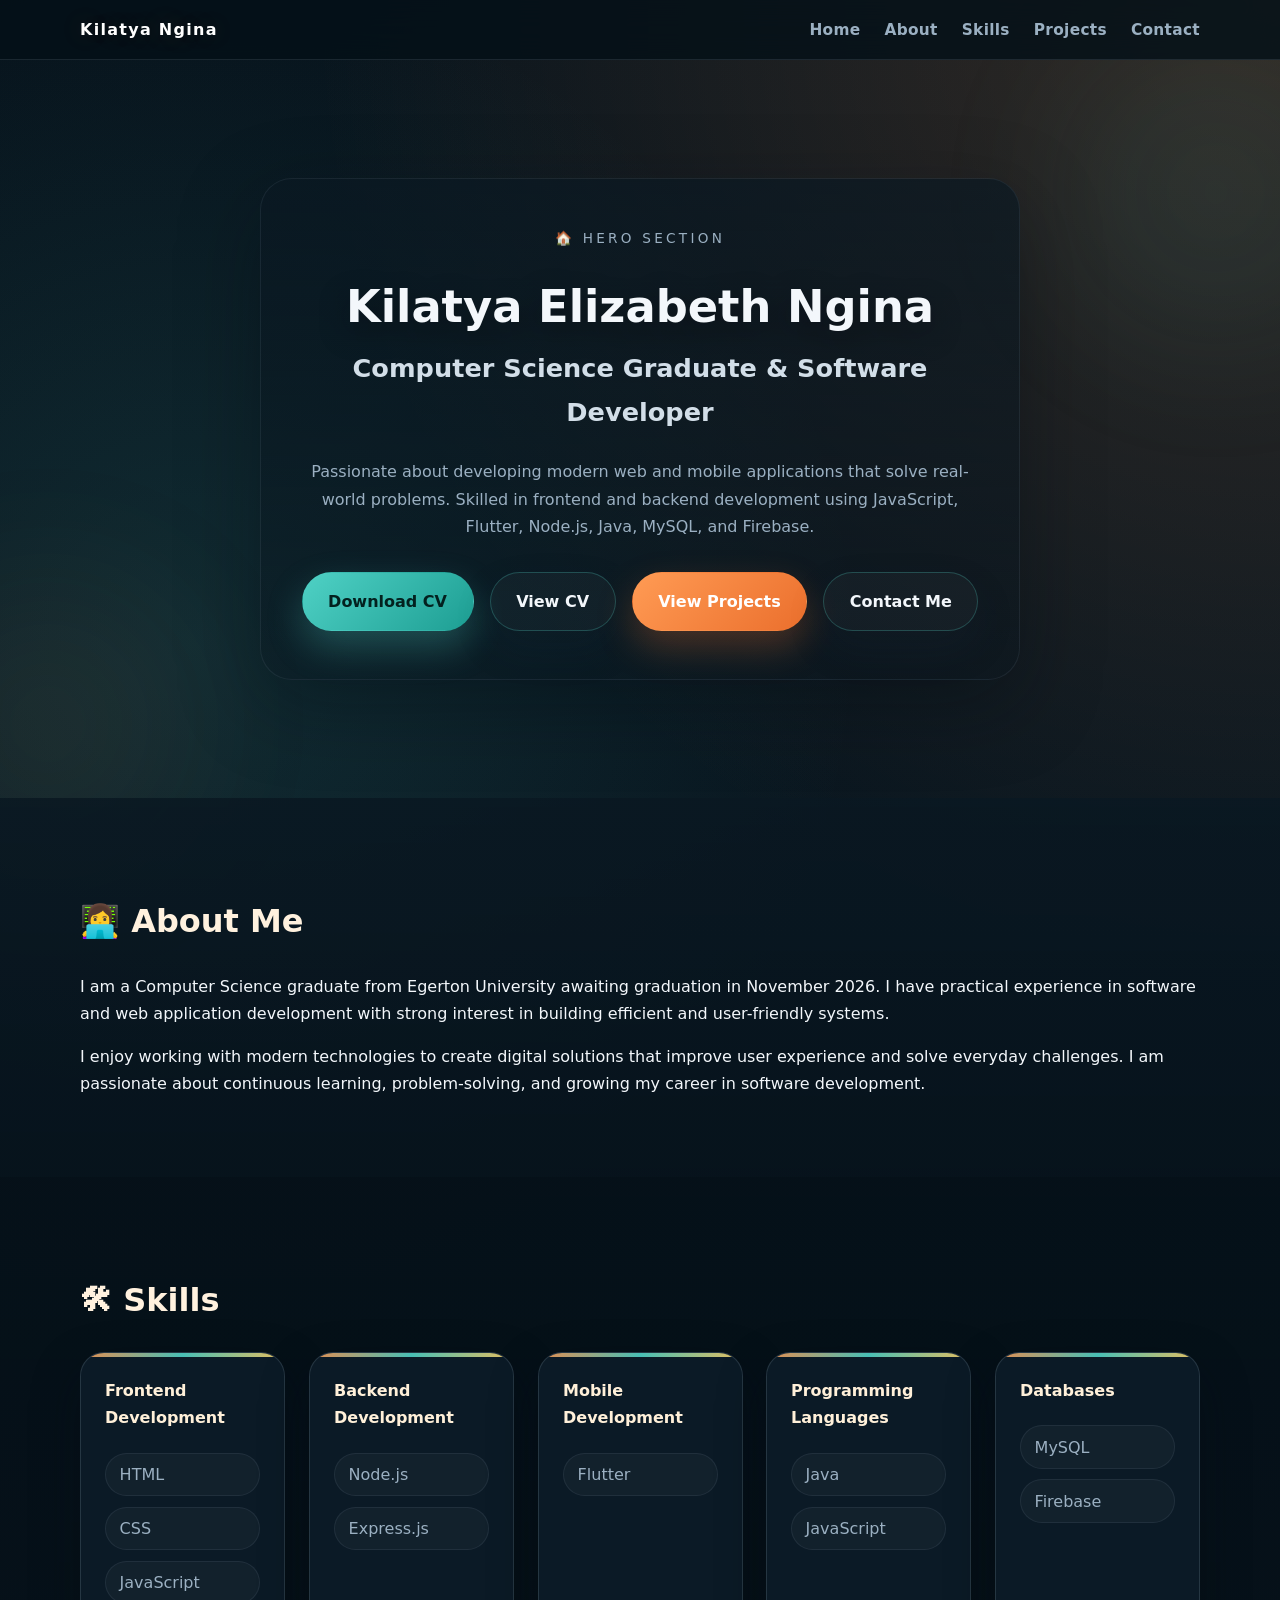
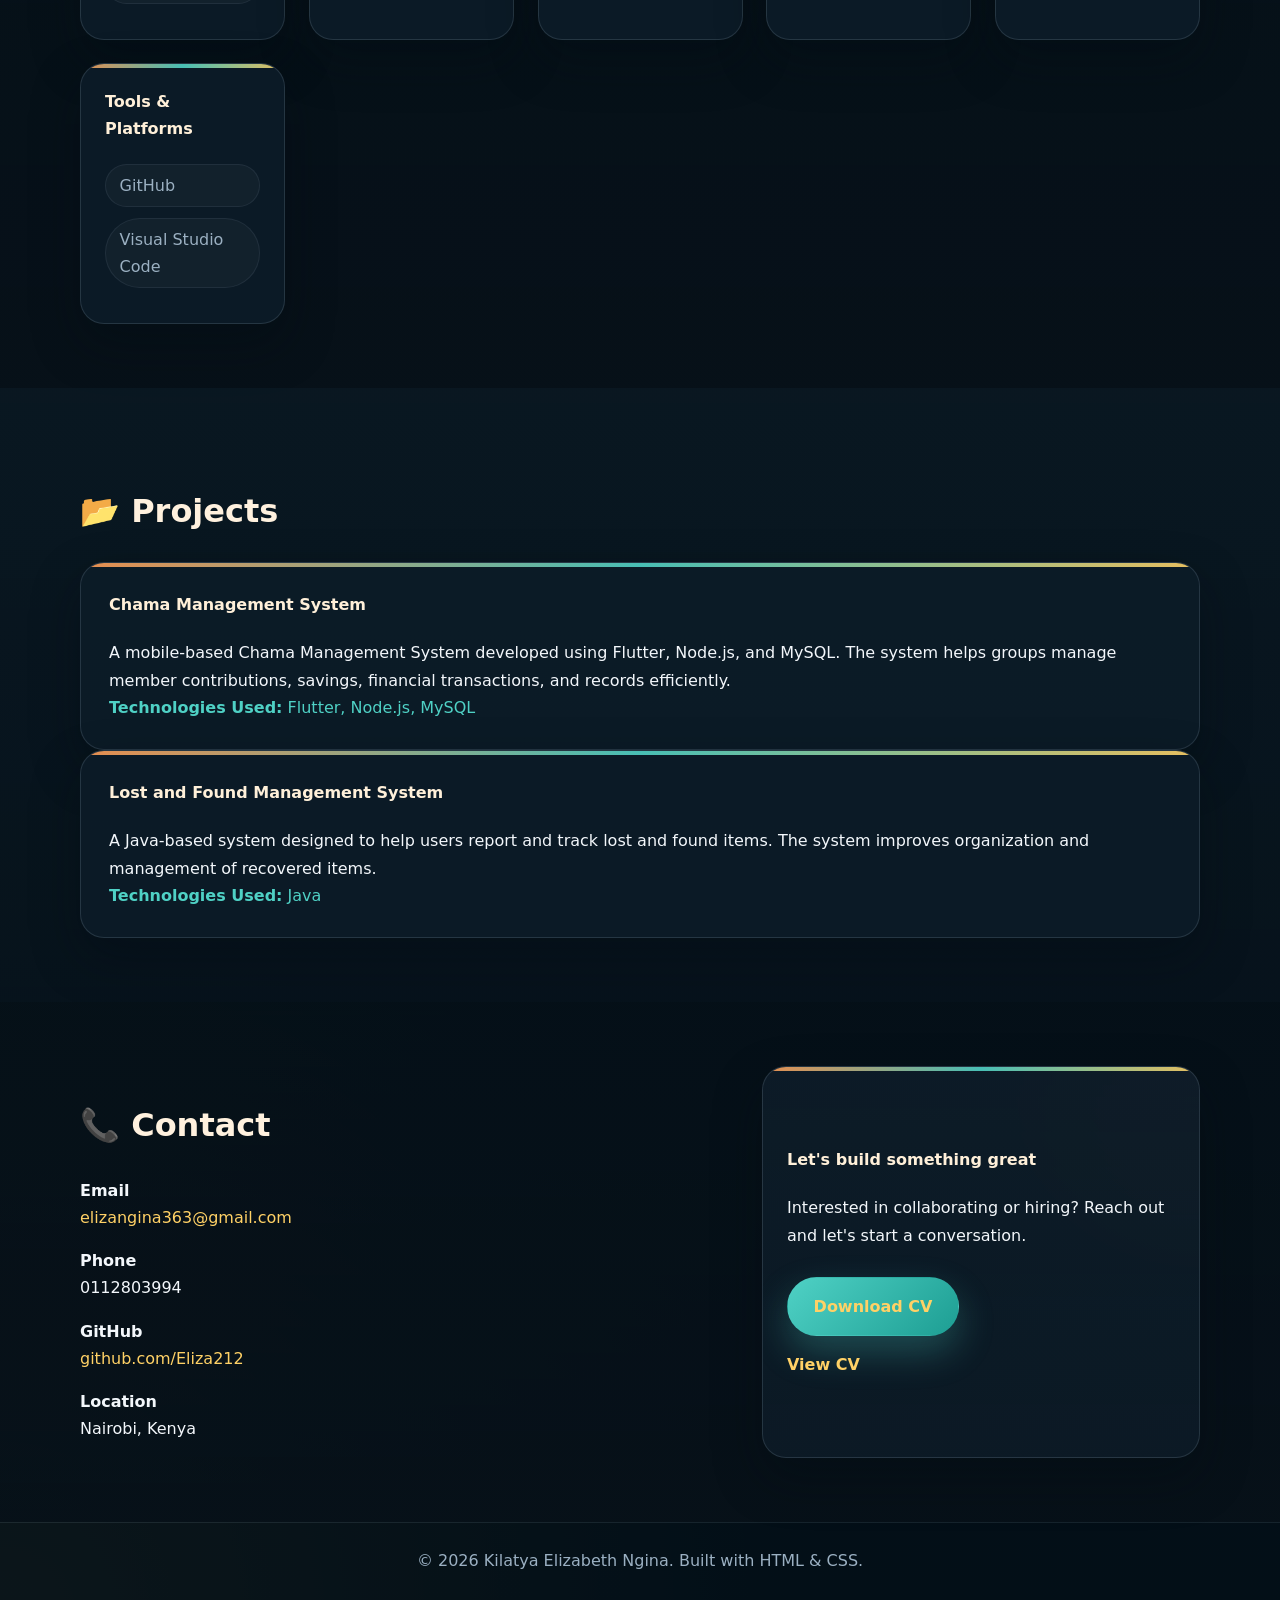
<file: index.html>
<!DOCTYPE html>
<html lang="en">
<head>
  <meta charset="UTF-8" />
  <meta name="viewport" content="width=device-width, initial-scale=1.0" />
  <title>Kilatya Elizabeth Ngina | Portfolio</title>
  <link rel="stylesheet" href="styles.css" />
</head>
<body>
  <header class="site-header">
    <div class="container header-inner">
      <a href="#home" class="logo">Kilatya Ngina</a>
      <button class="menu-toggle" aria-expanded="false" aria-label="Open navigation">
        <span></span>
        <span></span>
        <span></span>
      </button>
      <nav class="nav-links" aria-label="Primary navigation">
        <a href="#home">Home</a>
        <a href="#about">About</a>
        <a href="#skills">Skills</a>
        <a href="#projects">Projects</a>
        <a href="#contact">Contact</a>
      </nav>
    </div>
  </header>

  <main>
    <section id="home" class="hero-section">
      <div class="container hero-content">
        <p class="eyebrow">🏠 Hero Section</p>
        <h1>Kilatya Elizabeth Ngina</h1>
        <h2>Computer Science Graduate &amp; Software Developer</h2>
        <p>
          Passionate about developing modern web and mobile applications that solve real-world problems.
          Skilled in frontend and backend development using JavaScript, Flutter, Node.js, Java, MySQL, and Firebase.
        </p>
        <div class="hero-actions">
          <a
            href="Kilatya_Elizabeth_Ngina_Professional_CV.zip"
            class="button accent"
            download="Kilatya_Elizabeth_Ngina_Professional_CV.zip"
          >
            Download CV
          </a>
          <a href="cv.html" class="button secondary">
            View CV
          </a>
          <a href="#projects" class="button primary">View Projects</a>
          <a href="#contact" class="button secondary">Contact Me</a>
        </div>
      </div>
    </section>

    <section id="about" class="section section-light">
      <div class="container">
        <h3>👩‍💻 About Me</h3>
        <p>
          I am a Computer Science graduate from Egerton University awaiting graduation in November 2026.
          I have practical experience in software and web application development with strong interest in building efficient and user-friendly systems.
        </p>
        <p>
          I enjoy working with modern technologies to create digital solutions that improve user experience and solve everyday challenges.
          I am passionate about continuous learning, problem-solving, and growing my career in software development.
        </p>
      </div>
    </section>

    <section id="skills" class="section section-dark">
      <div class="container">
        <h3>🛠 Skills</h3>
        <div class="skill-grid">
          <div class="skill-card">
            <h4>Frontend Development</h4>
            <ul>
              <li>HTML</li>
              <li>CSS</li>
              <li>JavaScript</li>
            </ul>
          </div>
          <div class="skill-card">
            <h4>Backend Development</h4>
            <ul>
              <li>Node.js</li>
              <li>Express.js</li>
            </ul>
          </div>
          <div class="skill-card">
            <h4>Mobile Development</h4>
            <ul>
              <li>Flutter</li>
            </ul>
          </div>
          <div class="skill-card">
            <h4>Programming Languages</h4>
            <ul>
              <li>Java</li>
              <li>JavaScript</li>
            </ul>
          </div>
          <div class="skill-card">
            <h4>Databases</h4>
            <ul>
              <li>MySQL</li>
              <li>Firebase</li>
            </ul>
          </div>
          <div class="skill-card">
            <h4>Tools &amp; Platforms</h4>
            <ul>
              <li>GitHub</li>
              <li>Visual Studio Code</li>
            </ul>
          </div>
        </div>
      </div>
    </section>

    <section id="projects" class="section section-light">
      <div class="container">
        <h3>📂 Projects</h3>
        <div class="project-card">
          <h4>Chama Management System</h4>
          <p>
            A mobile-based Chama Management System developed using Flutter, Node.js, and MySQL.
            The system helps groups manage member contributions, savings, financial transactions, and records efficiently.
          </p>
          <p class="project-tech"><strong>Technologies Used:</strong> Flutter, Node.js, MySQL</p>
        </div>
        <div class="project-card">
          <h4>Lost and Found Management System</h4>
          <p>
            A Java-based system designed to help users report and track lost and found items.
            The system improves organization and management of recovered items.
          </p>
          <p class="project-tech"><strong>Technologies Used:</strong> Java</p>
        </div>
      </div>
    </section>

    <section id="contact" class="section section-dark">
      <div class="container contact-grid">
        <div>
          <h3>📞 Contact</h3>
          <p><strong>Email</strong><br /><a href="mailto:elizangina363@gmail.com">elizangina363@gmail.com</a></p>
          <p><strong>Phone</strong><br />0112803994</p>
          <p><strong>GitHub</strong><br /><a href="https://github.com/Eliza212" target="_blank" rel="noreferrer">github.com/Eliza212</a></p>
          <p><strong>Location</strong><br />Nairobi, Kenya</p>
        </div>
        <div class="contact-card">
          <h4>Let's build something great</h4>
          <p>Interested in collaborating or hiring? Reach out and let's start a conversation.</p>
          <a
            href="Kilatya_Elizabeth_Ngina_Professional_CV.zip"
            class="button accent contact-button"
            download="Kilatya_Elizabeth_Ngina_Professional_CV.zip"
          >
            Download CV
          </a>
          <a href="cv.html" class="contact-link">
            View CV
          </a>
        </div>
      </div>
    </section>
  </main>

  <footer class="site-footer">
    <div class="container">
      <p>© 2026 Kilatya Elizabeth Ngina. Built with HTML &amp; CSS.</p>
    </div>
  </footer>
  <script src="script.js" defer></script>
</body>
</html>
</file>
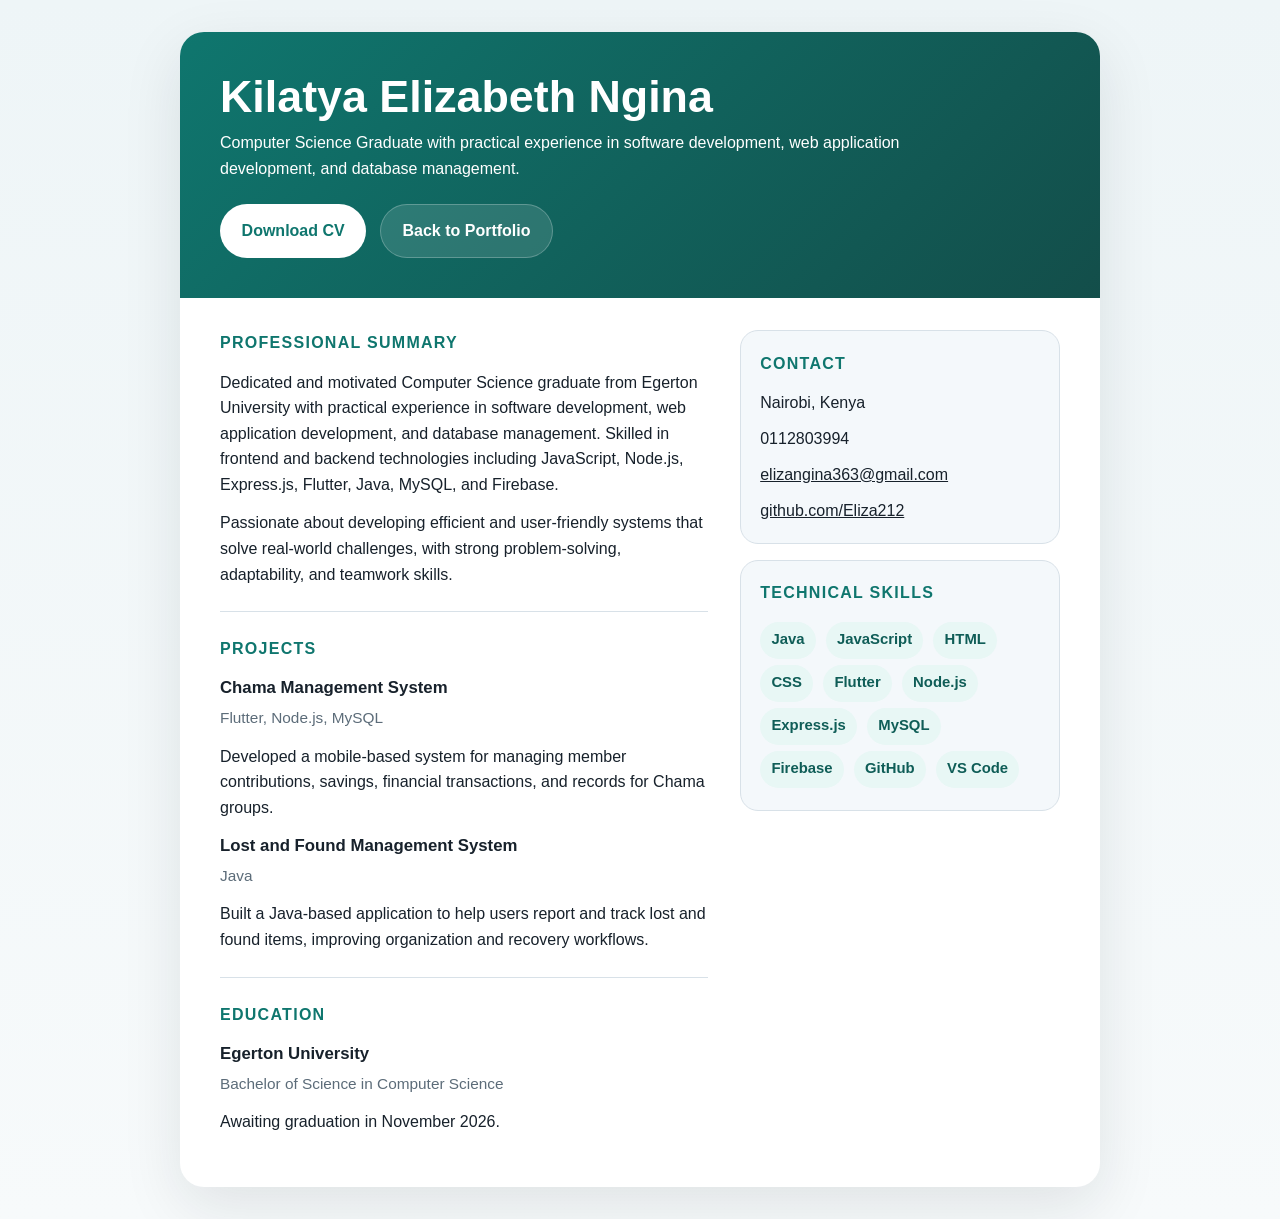
<file: cv.html>
<!DOCTYPE html>
<html lang="en">
<head>
  <meta charset="UTF-8" />
  <meta name="viewport" content="width=device-width, initial-scale=1.0" />
  <title>Kilatya Elizabeth Ngina | CV</title>
  <style>
    :root {
      color-scheme: light;
      --paper: #ffffff;
      --ink: #17212b;
      --muted: #5c6c79;
      --line: #d8e1e8;
      --primary: #0f766e;
      --accent: #eb6f2d;
      --surface: #f4f8fb;
    }

    * {
      box-sizing: border-box;
    }

    body {
      margin: 0;
      padding: 2rem 1rem;
      font-family: "Segoe UI", Arial, sans-serif;
      background: linear-gradient(180deg, #eef5f7 0%, #f7fafb 100%);
      color: var(--ink);
      line-height: 1.6;
    }

    .cv-page {
      width: min(920px, 100%);
      margin: 0 auto;
      background: var(--paper);
      border-radius: 24px;
      box-shadow: 0 20px 60px rgba(23, 33, 43, 0.1);
      overflow: hidden;
    }

    .cv-header {
      padding: 2.5rem;
      background: linear-gradient(135deg, #0f766e, #134e4a);
      color: #fff;
    }

    .cv-header h1 {
      margin: 0;
      font-size: clamp(2rem, 4vw, 2.8rem);
      line-height: 1.1;
    }

    .cv-header p {
      margin: 0.55rem 0 0;
      max-width: 46rem;
    }

    .cv-actions {
      display: flex;
      flex-wrap: wrap;
      gap: 0.85rem;
      margin-top: 1.4rem;
    }

    .button {
      display: inline-flex;
      align-items: center;
      justify-content: center;
      padding: 0.85rem 1.35rem;
      border-radius: 999px;
      font-weight: 700;
      text-decoration: none;
    }

    .button.primary {
      background: #fff;
      color: #0f766e;
    }

    .button.secondary {
      background: rgba(255, 255, 255, 0.12);
      color: #fff;
      border: 1px solid rgba(255, 255, 255, 0.24);
    }

    .cv-body {
      padding: 2rem 2.5rem 2.5rem;
    }

    .grid {
      display: grid;
      grid-template-columns: minmax(0, 1fr) minmax(260px, 320px);
      gap: 2rem;
    }

    .section + .section {
      margin-top: 1.5rem;
      padding-top: 1.5rem;
      border-top: 1px solid var(--line);
    }

    h2 {
      margin: 0 0 0.85rem;
      color: var(--primary);
      font-size: 1rem;
      text-transform: uppercase;
      letter-spacing: 0.08em;
    }

    h3 {
      margin: 0 0 0.25rem;
      font-size: 1.05rem;
    }

    p {
      margin: 0 0 0.8rem;
    }

    ul {
      margin: 0;
      padding-left: 1.2rem;
    }

    li + li {
      margin-top: 0.45rem;
    }

    .meta {
      color: var(--muted);
      font-size: 0.96rem;
    }

    .sidebar-card {
      background: var(--surface);
      border: 1px solid var(--line);
      border-radius: 18px;
      padding: 1.2rem;
    }

    .sidebar-card + .sidebar-card {
      margin-top: 1rem;
    }

    .contact-list {
      list-style: none;
      padding: 0;
    }

    .contact-list li + li {
      margin-top: 0.65rem;
    }

    .tag {
      display: inline-block;
      padding: 0.4rem 0.7rem;
      margin: 0.2rem 0.35rem 0.2rem 0;
      border-radius: 999px;
      background: #e8f7f5;
      color: #0f5d57;
      font-size: 0.93rem;
      font-weight: 600;
    }

    a {
      color: inherit;
    }

    @media (max-width: 760px) {
      body {
        padding: 0;
      }

      .cv-page {
        border-radius: 0;
      }

      .cv-header,
      .cv-body {
        padding: 1.4rem;
      }

      .grid {
        grid-template-columns: 1fr;
      }
    }
  </style>
</head>
<body>
  <article class="cv-page">
    <header class="cv-header">
      <h1>Kilatya Elizabeth Ngina</h1>
      <p>Computer Science Graduate with practical experience in software development, web application development, and database management.</p>
      <div class="cv-actions">
        <a href="Kilatya_Elizabeth_Ngina_Professional_CV.zip" class="button primary" download>Download CV</a>
        <a href="index.html" class="button secondary">Back to Portfolio</a>
      </div>
    </header>

    <div class="cv-body">
      <div class="grid">
        <main>
          <section class="section">
            <h2>Professional Summary</h2>
            <p>
              Dedicated and motivated Computer Science graduate from Egerton University with practical experience in software development,
              web application development, and database management. Skilled in frontend and backend technologies including JavaScript,
              Node.js, Express.js, Flutter, Java, MySQL, and Firebase.
            </p>
            <p>
              Passionate about developing efficient and user-friendly systems that solve real-world challenges, with strong problem-solving,
              adaptability, and teamwork skills.
            </p>
          </section>

          <section class="section">
            <h2>Projects</h2>
            <h3>Chama Management System</h3>
            <p class="meta">Flutter, Node.js, MySQL</p>
            <p>
              Developed a mobile-based system for managing member contributions, savings, financial transactions, and records for Chama groups.
            </p>

            <h3>Lost and Found Management System</h3>
            <p class="meta">Java</p>
            <p>
              Built a Java-based application to help users report and track lost and found items, improving organization and recovery workflows.
            </p>
          </section>

          <section class="section">
            <h2>Education</h2>
            <h3>Egerton University</h3>
            <p class="meta">Bachelor of Science in Computer Science</p>
            <p>Awaiting graduation in November 2026.</p>
          </section>
        </main>

        <aside>
          <div class="sidebar-card">
            <h2>Contact</h2>
            <ul class="contact-list">
              <li>Nairobi, Kenya</li>
              <li>0112803994</li>
              <li><a href="mailto:elizangina363@gmail.com">elizangina363@gmail.com</a></li>
              <li><a href="https://github.com/Eliza212" target="_blank" rel="noreferrer">github.com/Eliza212</a></li>
            </ul>
          </div>

          <div class="sidebar-card">
            <h2>Technical Skills</h2>
            <div class="tag">Java</div>
            <div class="tag">JavaScript</div>
            <div class="tag">HTML</div>
            <div class="tag">CSS</div>
            <div class="tag">Flutter</div>
            <div class="tag">Node.js</div>
            <div class="tag">Express.js</div>
            <div class="tag">MySQL</div>
            <div class="tag">Firebase</div>
            <div class="tag">GitHub</div>
            <div class="tag">VS Code</div>
          </div>
        </aside>
      </div>
    </div>
  </article>
</body>
</html>
</file>
<file: styles.css>
:root {
  color-scheme: dark;
  --bg: #07131c;
  --bg-deep: #041018;
  --surface: rgba(13, 28, 40, 0.9);
  --surface-soft: rgba(18, 37, 50, 0.76);
  --text: #f3f7fb;
  --muted: #9bb0c2;
  --primary: #ff9b54;
  --primary-strong: #eb6f2d;
  --accent: #4fd1c5;
  --accent-soft: rgba(79, 209, 197, 0.14);
  --highlight: #ffd166;
  --border: rgba(155, 176, 194, 0.18);
  --shadow: rgba(3, 11, 19, 0.34);
}

* {
  box-sizing: border-box;
}

body {
  margin: 0;
  font-family: Inter, system-ui, -apple-system, BlinkMacSystemFont, 'Segoe UI', sans-serif;
  min-height: 100vh;
  background:
    radial-gradient(circle at top right, rgba(255, 155, 84, 0.18), transparent 28%),
    radial-gradient(circle at 15% 20%, rgba(79, 209, 197, 0.12), transparent 24%),
    radial-gradient(circle at bottom left, rgba(255, 209, 102, 0.12), transparent 22%),
    linear-gradient(180deg, var(--bg) 0%, #0a1822 42%, var(--bg-deep) 100%);
  color: var(--text);
  line-height: 1.7;
  position: relative;
  overflow-x: hidden;
}

body::before,
body::after {
  content: '';
  position: fixed;
  width: 18rem;
  height: 18rem;
  border-radius: 999px;
  filter: blur(90px);
  opacity: 0.32;
  pointer-events: none;
  z-index: -1;
}

body::before {
  top: 3rem;
  right: -5rem;
  background: rgba(79, 209, 197, 0.28);
}

body::after {
  bottom: 2rem;
  left: -6rem;
  background: rgba(255, 155, 84, 0.22);
}

::selection {
  background: rgba(255, 155, 84, 0.3);
  color: #fff;
}

img {
  max-width: 100%;
}

a {
  color: inherit;
  text-decoration: none;
}

.container {
  width: min(1120px, calc(100% - 2rem));
  margin: 0 auto;
}

.site-header {
  position: sticky;
  top: 0;
  z-index: 20;
  background: rgba(4, 16, 24, 0.82);
  backdrop-filter: blur(18px);
  border-bottom: 1px solid rgba(155, 176, 194, 0.14);
}

.header-inner {
  display: flex;
  align-items: center;
  justify-content: space-between;
  padding: 1rem 0;
  gap: 1rem;
}

.logo {
  font-weight: 700;
  letter-spacing: 0.08em;
  color: #fff;
  text-shadow: 0 0 24px rgba(255, 155, 84, 0.18);
}

.menu-toggle {
  display: none;
  width: 40px;
  height: 40px;
  border-radius: 14px;
  border: 1px solid rgba(255, 255, 255, 0.12);
  background: rgba(255, 255, 255, 0.04);
  color: var(--text);
  cursor: pointer;
  padding: 0.6rem;
  position: relative;
}

.menu-toggle span {
  display: block;
  width: 100%;
  height: 2px;
  background: var(--text);
  margin: 5px 0;
  border-radius: 999px;
  transition: transform 0.25s ease, opacity 0.25s ease;
}

.nav-links {
  display: flex;
  align-items: center;
  gap: 1.5rem;
  transition: opacity 0.25s ease, transform 0.25s ease;
}

.nav-links a {
  color: var(--muted);
  font-size: 0.96rem;
  font-weight: 600;
  letter-spacing: 0.02em;
  transition: color 0.2s ease, transform 0.2s ease, text-shadow 0.2s ease;
}

.nav-links a:hover,
.nav-links a:focus-visible {
  color: var(--accent);
  transform: translateY(-1px);
  text-shadow: 0 0 18px rgba(79, 209, 197, 0.28);
}

body.menu-open .menu-toggle span:nth-child(1) {
  transform: translateY(7px) rotate(45deg);
}

body.menu-open .menu-toggle span:nth-child(2) {
  opacity: 0;
}

body.menu-open .menu-toggle span:nth-child(3) {
  transform: translateY(-7px) rotate(-45deg);
}

body.menu-open .nav-links {
  transform: scaleY(1);
  opacity: 1;
  pointer-events: auto;
}

.hero-section {
  min-height: 82vh;
  display: grid;
  place-items: center;
  padding: 4.5rem 0;
  animation: fadeInUp 0.9s ease both;
}

.hero-content {
  text-align: center;
  width: min(760px, 100%);
  padding: 3rem 2rem;
  background: linear-gradient(180deg, rgba(10, 24, 34, 0.7), rgba(8, 20, 29, 0.38));
  border: 1px solid rgba(155, 176, 194, 0.1);
  border-radius: 32px;
  box-shadow: 0 24px 80px var(--shadow);
}

.hero-content h1,
.hero-content h2,
.hero-content p,
.hero-actions {
  opacity: 0;
  transform: translateY(18px);
  animation: fadeInUp 0.9s ease both;
}

.hero-content h1 {
  animation-delay: 0.1s;
}

.hero-content h2 {
  animation-delay: 0.2s;
}

.hero-content p {
  animation-delay: 0.3s;
}

.hero-actions {
  animation-delay: 0.4s;
}

.eyebrow {
  text-transform: uppercase;
  letter-spacing: 0.24em;
  font-size: 0.85rem;
  margin-bottom: 1rem;
  color: var(--highlight);
}

h1 {
  font-size: clamp(2.5rem, 3.5vw, 4rem);
  margin: 0;
  line-height: 1.1;
  text-shadow: 0 10px 30px rgba(3, 11, 19, 0.45);
}

h2 {
  font-size: clamp(1.25rem, 2vw, 1.75rem);
  color: #d2dee8;
  margin: 1rem 0 1.5rem;
}

.hero-content p {
  max-width: 760px;
  margin: 0 auto 2rem;
  color: var(--muted);
}

.hero-actions {
  display: flex;
  flex-wrap: wrap;
  gap: 1rem;
  justify-content: center;
}

.button {
  display: inline-flex;
  align-items: center;
  justify-content: center;
  padding: 0.95rem 1.6rem;
  border-radius: 999px;
  border: 1px solid transparent;
  font-weight: 600;
  transition: transform 0.2s ease, background-color 0.2s ease, color 0.2s ease, box-shadow 0.25s ease, border-color 0.25s ease;
  box-shadow: 0 18px 40px rgba(28, 42, 65, 0.14);
}

.button.primary {
  background: linear-gradient(135deg, var(--primary), var(--primary-strong));
  color: #fff;
  box-shadow: 0 16px 36px rgba(235, 111, 45, 0.28);
}

.button.accent {
  background: linear-gradient(135deg, var(--accent), #1d9e93);
  color: #03211f;
  box-shadow: 0 16px 36px rgba(79, 209, 197, 0.28);
}

.button.secondary {
  background: rgba(255, 255, 255, 0.03);
  color: var(--text);
  border-color: rgba(79, 209, 197, 0.26);
}

.button:hover {
  transform: translateY(-2px);
}

.button.primary:hover,
.button.primary:focus-visible {
  box-shadow: 0 20px 44px rgba(235, 111, 45, 0.34);
}

.button.accent:hover,
.button.accent:focus-visible {
  box-shadow: 0 20px 44px rgba(79, 209, 197, 0.34);
}

.button.secondary:hover,
.button.secondary:focus-visible {
  background: var(--accent-soft);
  border-color: rgba(79, 209, 197, 0.42);
}

.section {
  padding: 4rem 0;
  animation: fadeInUp 0.75s ease both;
}

.section-light {
  background: linear-gradient(180deg, rgba(10, 24, 34, 0.88), rgba(7, 19, 28, 0.96));
}

.section-dark {
  background: linear-gradient(180deg, rgba(5, 16, 24, 0.9), rgba(7, 17, 25, 0.98));
}

h3 {
  font-size: clamp(1.75rem, 2.5vw, 2.25rem);
  margin-bottom: 1.5rem;
  color: #fff1de;
}

p {
  margin: 0 0 1rem;
}

.skill-grid,
.contact-grid {
  display: grid;
  gap: 1.5rem;
}

.project-card,
.skill-card,
.contact-card {
  will-change: transform, opacity;
  transform: translateY(12px);
  opacity: 0;
  animation: fadeInUp 0.9s ease both;
}

.project-card:nth-of-type(1) {
  animation-delay: 0.15s;
}

.project-card:nth-of-type(2) {
  animation-delay: 0.25s;
}

.skill-card:nth-of-type(1) {
  animation-delay: 0.1s;
}

.skill-card:nth-of-type(2) {
  animation-delay: 0.15s;
}

.skill-card:nth-of-type(3) {
  animation-delay: 0.2s;
}

.skill-card:nth-of-type(4) {
  animation-delay: 0.25s;
}

.skill-card:nth-of-type(5) {
  animation-delay: 0.3s;
}

.skill-card:nth-of-type(6) {
  animation-delay: 0.35s;
}

.skill-grid {
  grid-template-columns: repeat(auto-fit, minmax(200px, 1fr));
}

.skill-card,
.project-card,
.contact-card {
  background: var(--surface);
  border: 1px solid var(--border);
  border-radius: 24px;
  padding: 1.5rem;
  box-shadow: 0 20px 48px var(--shadow);
  transition: transform 0.25s ease, border-color 0.25s ease, box-shadow 0.25s ease, background-color 0.25s ease;
  position: relative;
  overflow: hidden;
}

.skill-card::before,
.project-card::before,
.contact-card::before {
  content: '';
  position: absolute;
  inset: 0 auto auto 0;
  width: 100%;
  height: 4px;
  background: linear-gradient(90deg, var(--primary), var(--accent), var(--highlight));
  opacity: 0.9;
}

.skill-card h4,
.project-card h4,
.contact-card h4 {
  margin-top: 0;
  color: #fff0d9;
}

.skill-card ul,
.project-card p {
  margin: 0;
}

.skill-card ul {
  list-style: none;
  padding: 0;
}

.skill-card li {
  margin-bottom: 0.65rem;
  color: var(--muted);
  background: rgba(255, 255, 255, 0.03);
  border: 1px solid rgba(155, 176, 194, 0.1);
  border-radius: 999px;
  padding: 0.45rem 0.85rem;
}

.project-card {
  padding: 1.75rem;
}

.project-tech {
  margin-top: 1rem;
  color: var(--accent);
}

.contact-grid {
  grid-template-columns: minmax(0, 1.5fr) minmax(280px, 1fr);
}

.contact-card {
  display: flex;
  flex-direction: column;
  justify-content: center;
  background:
    linear-gradient(180deg, rgba(13, 28, 40, 0.95), rgba(13, 28, 40, 0.82)),
    radial-gradient(circle at top right, rgba(255, 155, 84, 0.18), transparent 38%);
}

.contact-button {
  margin-top: 0.75rem;
  align-self: flex-start;
}

.contact-link {
  margin-top: 0.9rem;
  color: var(--text);
  font-weight: 600;
}

.contact-link:hover,
.contact-link:focus-visible {
  color: var(--accent);
}

.skill-card:hover,
.project-card:hover,
.contact-card:hover {
  transform: translateY(-6px);
  border-color: rgba(79, 209, 197, 0.32);
  box-shadow: 0 28px 60px rgba(3, 11, 19, 0.42);
}

#contact a {
  color: var(--highlight);
}

#contact a:hover,
#contact a:focus-visible {
  color: var(--accent);
}

.site-footer {
  padding: 1.5rem 0;
  text-align: center;
  color: var(--muted);
  border-top: 1px solid rgba(155, 176, 194, 0.12);
  background: rgba(4, 16, 24, 0.72);
}

@keyframes fadeInUp {
  from {
    opacity: 0;
    transform: translateY(20px);
  }
  to {
    opacity: 1;
    transform: translateY(0);
  }
}

@media (max-width: 768px) {
  .header-inner {
    flex-direction: row;
    align-items: center;
    justify-content: space-between;
  }

  .menu-toggle {
    display: inline-flex;
  }

  .nav-links {
    position: absolute;
    top: 100%;
    right: 1rem;
    left: 1rem;
    display: flex;
    flex-direction: column;
    gap: 1rem;
    padding: 1.25rem 1.25rem 1.5rem;
    background: rgba(4, 16, 24, 0.98);
    border: 1px solid rgba(155, 176, 194, 0.14);
    border-radius: 22px;
    box-shadow: 0 30px 80px rgba(5, 10, 25, 0.3);
    opacity: 0;
    transform: scaleY(0.95);
    transform-origin: top right;
    pointer-events: none;
    transition: opacity 0.25s ease, transform 0.25s ease;
  }

  .nav-links a {
    font-size: 1rem;
    padding: 0.65rem 0.85rem;
    border-radius: 14px;
    background: rgba(255, 255, 255, 0.03);
  }

  body.menu-open .nav-links {
    opacity: 1;
    transform: scaleY(1);
    pointer-events: auto;
  }

  .hero-content {
    padding: 2.25rem 1.2rem;
  }

  .contact-grid {
    grid-template-columns: 1fr;
  }
}
</file>
